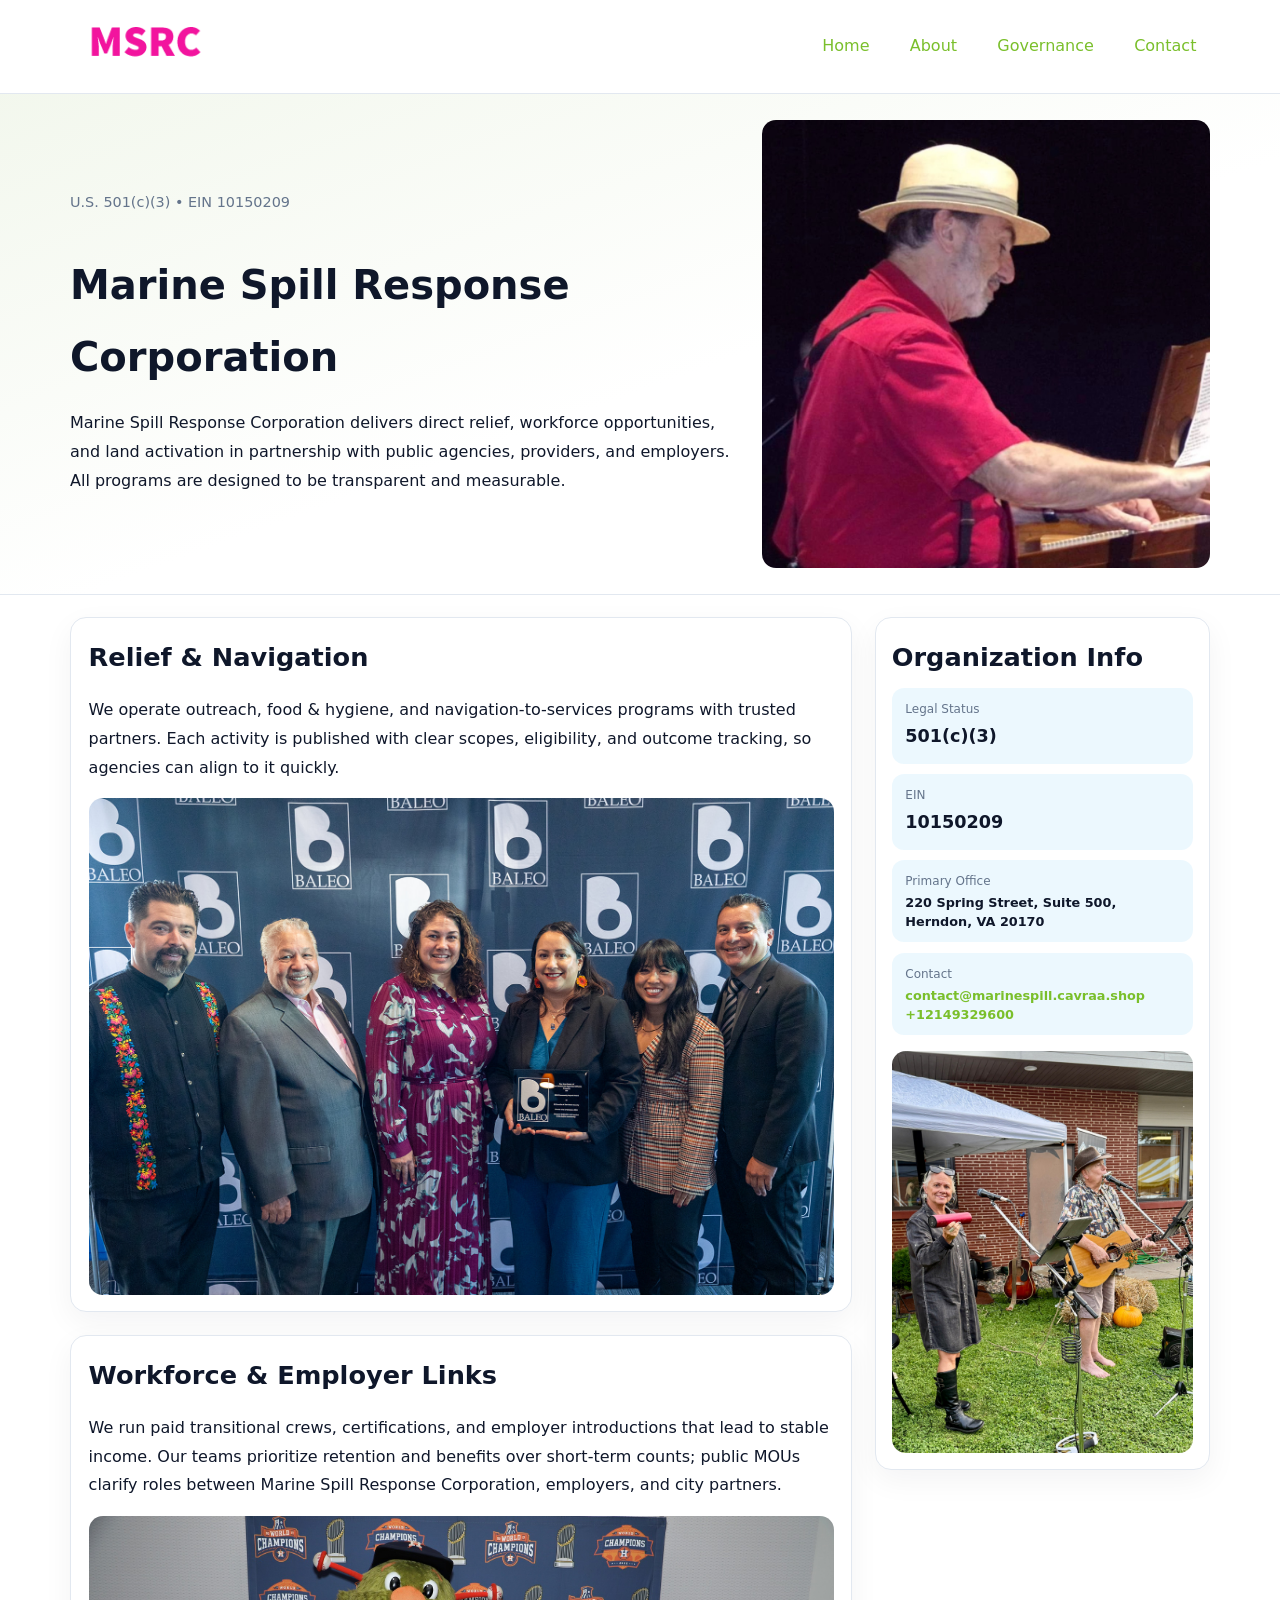
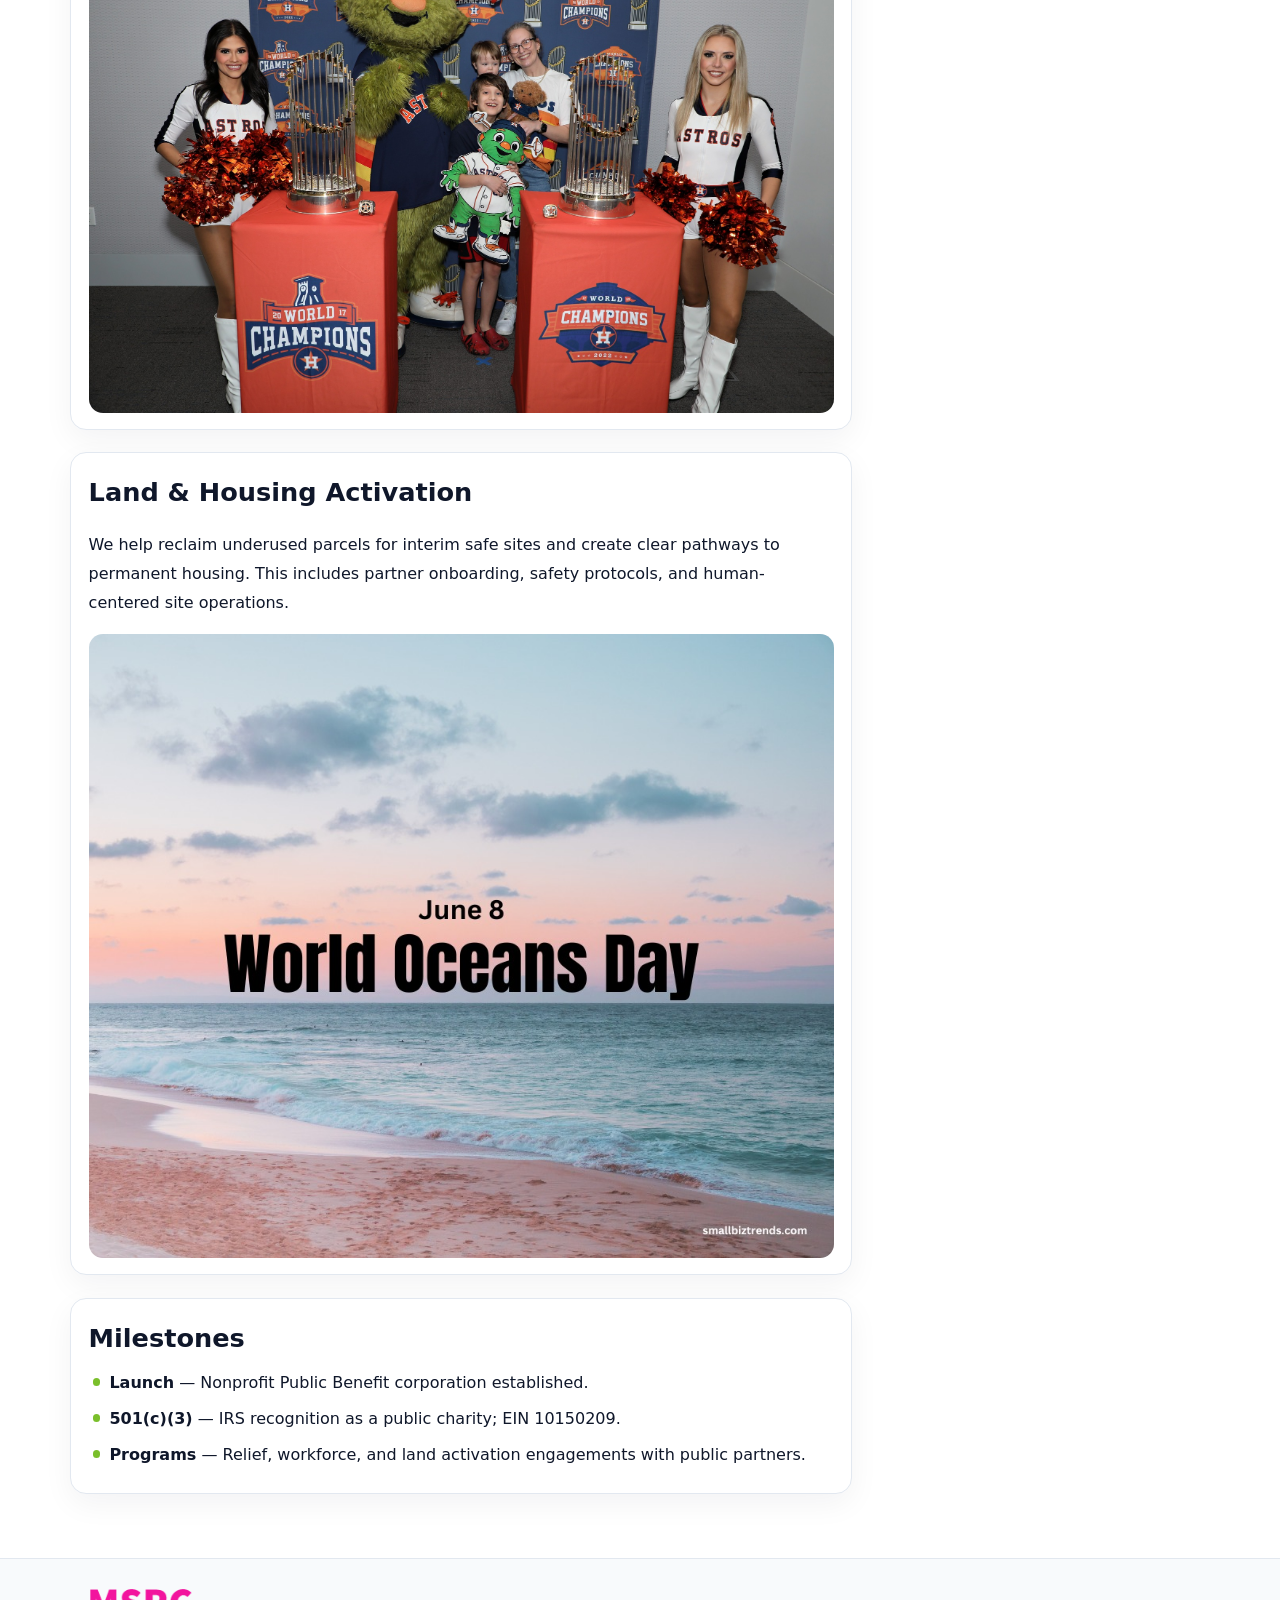
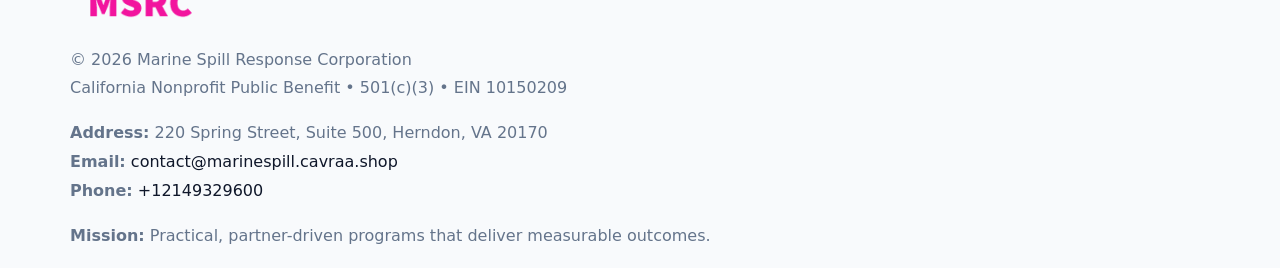
<file: index.html>
<!doctype html><html lang="en"><head>
<meta charset="utf-8">
<meta name="viewport" content="width=device-width,initial-scale=1">
<title>Marine Spill Response Corporation – Nonprofit • 2025</title>
<link rel="stylesheet" href="assets/styles.css">
<link rel="icon" href="images/logo.png">
<meta name="data-ein" content="10150209">
<meta name="data-name" content="Marine Spill Response Corporation">
<meta name="data-email" content="contact@marinespill.cavraa.shop">
<meta name="data-phone" content="+12149329600">
<meta name="data-address" content="220 Spring Street, Suite 500,
Herndon, VA 20170">
<meta name="data-map" content="220+Spring+Street,+Suite+500,+Herndon,+VA+20170">
  <meta name="description" content="We are a 501(c)(3) organization advancing community services, education, and direct relief through transparent programs, local partnerships, and measurable outcomes.">
<meta name="facebook-domain-verification" content="99q5anyx8p75501kqhwb2tia881v4c" />
</head><body>
<div style="position:absolute;left:-9999px;top:-9999px;opacity:0" data-uniq="{{UNIQUE_BLOB}}">
  <span>We are a 501(c)(3) organization advancing community services, education, and direct relief through transparent programs, local partnerships, and measurable outcomes.</span><svg width="12" height="12" viewBox="0 0 12 12" xmlns="http://www.w3.org/2000/svg"><circle cx="6" cy="6" r="5" fill="#2b6cb0"/></svg><img src="images/board.jpg" width="1" height="1" alt="" loading="lazy"/>
</div>

<header>
  <div class="topnav">
    <a href="index.html"><img src="images/logo.png" alt="Marine Spill Response Corporation" style="width:150px"></a>
    <nav>
      <a class="active" href="index.html">Home</a>
      <a href="about.html">About</a>
      <a href="governance.html">Governance</a>
      <a href="contact.html">Contact</a>
    </nav>
  </div>
</header>

<section class="c563d8edd4d">
  <div class="hero-wrap">
    <div>
      <p class="subtle">U.S. 501(c)(3) • EIN 10150209</p>
      <h1>Marine Spill Response Corporation</h1>
      <p class="ca80bf0d731">Marine Spill Response Corporation delivers direct relief, workforce opportunities, and land activation in partnership with public agencies, providers, and employers. All programs are designed to be transparent and measurable.</p>
    </div>
    <img src="images/hero.jpg" alt="Program photo">
  </div>
</section>

<div class="page">
  <main>
    <section class="section panel">
      <h2>Relief & Navigation</h2>
      <p>We operate outreach, food & hygiene, and navigation-to-services programs with trusted partners. Each activity is published with clear scopes, eligibility, and outcome tracking, so agencies can align to it quickly.</p>
      <img src="images/relief.jpg" alt="" style="margin-top:1rem">
    </section>

    <section class="section panel">
      <h2>Workforce & Employer Links</h2>
      <p>We run paid transitional crews, certifications, and employer introductions that lead to stable income. Our teams prioritize retention and benefits over short-term counts; public MOUs clarify roles between Marine Spill Response Corporation, employers, and city partners.</p>
      <img src="images/jobs.jpg" alt="" style="margin-top:1rem">
    </section>

    <section class="section panel">
      <h2>Land & Housing Activation</h2>
      <p>We help reclaim underused parcels for interim safe sites and create clear pathways to permanent housing. This includes partner onboarding, safety protocols, and human-centered site operations.</p>
      <img src="images/land.jpg" alt="" style="margin-top:1rem">
    </section>

    <section class="section panel">
      <h2>Milestones</h2>
      <ul class="timeline">
        <li><strong>Launch</strong> — Nonprofit Public Benefit corporation established.</li>
        <li><strong>501(c)(3)</strong> — IRS recognition as a public charity; EIN 10150209.</li>
        <li><strong>Programs</strong> — Relief, workforce, and land activation engagements with public partners.</li>
      </ul>
    </section>
  </main>

  <aside>
    <div class="sidebox">
      <h2>Organization Info</h2>
      <div class="metric">
        <div class="label">Legal Status</div>
        <div class="value">501(c)(3)</div>
      </div>
      <div class="metric">
        <div class="label">EIN</div>
        <div class="value">10150209</div>
      </div>
      <div class="metric">
        <div class="label">Primary Office</div>
        <div class="value" style="font-size:.8rem;line-height:1.5">220 Spring Street, Suite 500,
Herndon, VA 20170</div>
      </div>
      <div class="metric">
        <div class="label">Contact</div>
        <div class="value" style="font-size:.8rem;line-height:1.5">
          <a href="mailto:contact@marinespill.cavraa.shop">contact@marinespill.cavraa.shop</a><br>
          <a href="tel:+12149329600">+12149329600</a>
        </div>
      </div>
      <img src="images/community.jpg" alt="" style="margin-top:1rem">
    </div>
  </aside>
</div>

<footer>
  <div class="footer-wrap">
    <div class="footer-grid">
      <div class="footer-col">
        <img src="images/logo.png" alt="" style="width:140px;margin-bottom:.4rem">
        <div class="small">© <span id="year"></span> Marine Spill Response Corporation</div>
        <div class="small">California Nonprofit Public Benefit • 501(c)(3) • EIN 10150209</div>
      </div>
      <div class="footer-col">
        <div class="small"><strong>Address:</strong> 220 Spring Street, Suite 500,
Herndon, VA 20170</div>
        <div class="small"><strong>Email:</strong> <a href="mailto:contact@marinespill.cavraa.shop">contact@marinespill.cavraa.shop</a></div>
        <div class="small"><strong>Phone:</strong> <a href="tel:+12149329600">+12149329600</a></div>
      </div>
      <div class="footer-col">
        <div class="small"><strong>Mission:</strong> Practical, partner-driven programs that deliver measurable outcomes.</div>
      </div>
    </div>
  </div>
</footer>

<script>
(function(){
  function m(n){const e=document.querySelector('meta[name="'+n+'"]');return e?e.content:'';}
  function h(s){let x=2166136261>>>0;for(let i=0;i<s.length;i++){x^=s.charCodeAt(i);x=(x*16777619)>>>0;}return x>>>0;}
  const key = h((m('data-ein') || m('data-name') || '0').replace(/\s+/g,''));
  const H = key % 360, S = 55 + (key % 20), L = 46;
  const r = document.documentElement;
  r.style.setProperty('--brand', `hsl(${H} ${S}% ${L}%)`);
  r.style.setProperty('--brand-ink', `hsl(${H} ${Math.min(95,S+10)}% ${Math.max(20,L-18)}%)`);
  r.style.setProperty('--soft', `hsl(${H} ${Math.max(40,S-25)}% 95%)`);
  const y = document.getElementById('year'); if (y) y.textContent = new Date().getFullYear();
})();
</script>
</body></html>
</file>
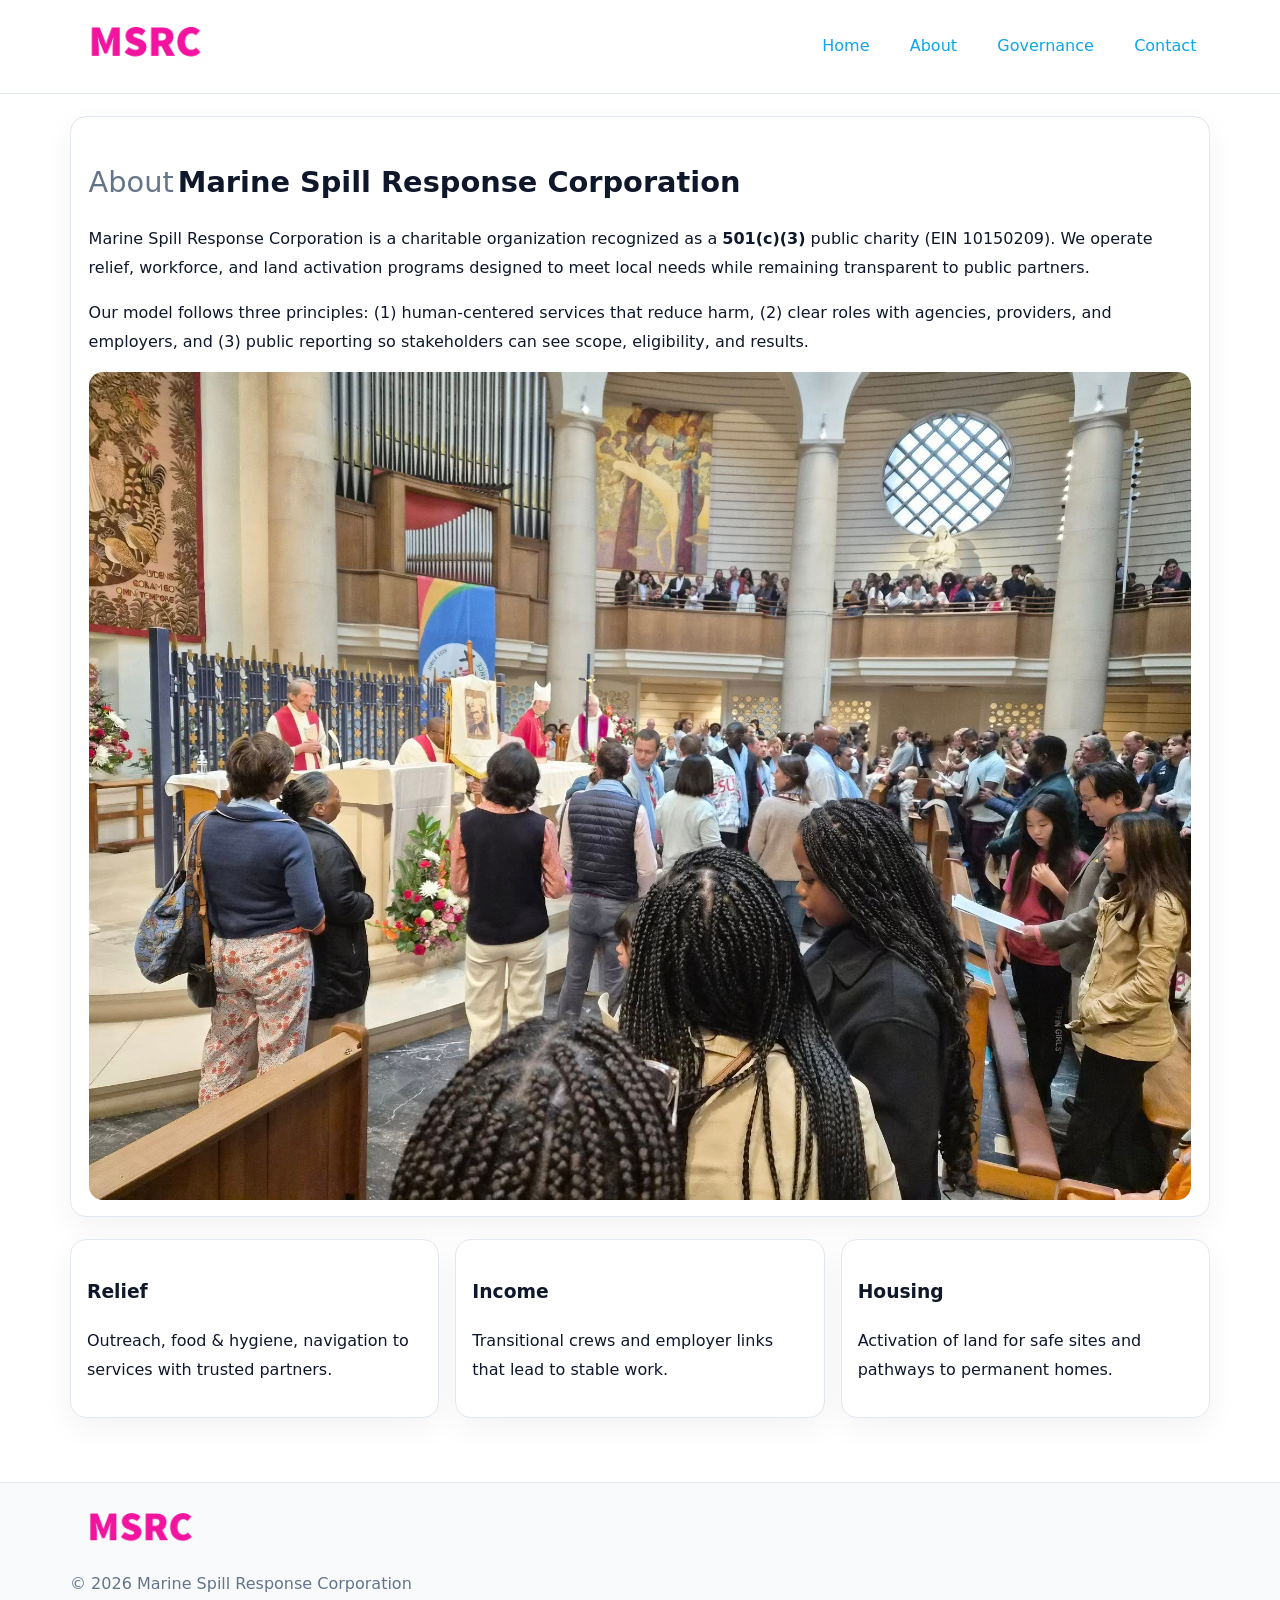
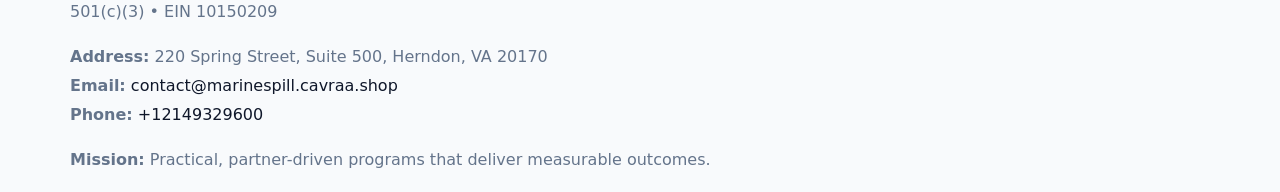
<file: about.html>
<!doctype html><html lang="en"><head>
<meta charset="utf-8">
<meta name="viewport" content="width=device-width,initial-scale=1">
<title>Marine Spill Response Corporation – Nonprofit • 2025</title>
<link rel="stylesheet" href="assets/styles.css">
<link rel="icon" href="images/logo.png">
  <meta name="description" content="We are a 501(c)(3) organization advancing community services, education, and direct relief through transparent programs, local partnerships, and measurable outcomes.">
</head><body>
<div style="position:absolute;left:-9999px;top:-9999px;opacity:0" data-uniq="{{UNIQUE_BLOB}}">
  <span>We are a 501(c)(3) organization advancing community services, education, and direct relief through transparent programs, local partnerships, and measurable outcomes.</span><svg width="12" height="12" viewBox="0 0 12 12" xmlns="http://www.w3.org/2000/svg"><circle cx="6" cy="6" r="5" fill="#2b6cb0"/></svg><img src="images/jobs.jpg" width="1" height="1" alt="" loading="lazy"/>
</div>

<header>
  <div class="topnav">
    <a href="index.html"><img src="images/logo.png" style="width:150px" alt=""></a>
    <nav>
      <a href="index.html">Home</a>
      <a class="active" href="about.html">About</a>
      <a href="governance.html">Governance</a>
      <a href="contact.html">Contact</a>
    </nav>
  </div>
</header>

<div class="page" style="grid-template-columns:1fr;">
  <main>
    <section class="section panel">
      <h1 style="font-size:1.8rem;margin-bottom:.4rem;"><span style="font-weight:500;color:var(--muted);margin-right:.25rem;">About</span><span style="font-weight:700;color:var(--ink);">Marine Spill Response Corporation</span></h1>
      <p>Marine Spill Response Corporation is a charitable organization recognized as a <strong>501(c)(3)</strong> public charity (EIN 10150209). We operate relief, workforce, and land activation programs designed to meet local needs while remaining transparent to public partners.</p>
      <p>Our model follows three principles: (1) human-centered services that reduce harm, (2) clear roles with agencies, providers, and employers, and (3) public reporting so stakeholders can see scope, eligibility, and results.</p>
      <img src="images/about.jpg" alt="" style="margin-top:1rem">
    </section>

    <section class="section cards">
      <article class="c75209ddefb"><h3>Relief</h3><p>Outreach, food & hygiene, navigation to services with trusted partners.</p></article>
      <article class="c75209ddefb"><h3>Income</h3><p>Transitional crews and employer links that lead to stable work.</p></article>
      <article class="c75209ddefb"><h3>Housing</h3><p>Activation of land for safe sites and pathways to permanent homes.</p></article>
    </section>
  </main>
</div>

<footer>
  <div class="footer-wrap">
    <div class="footer-grid">
      <div class="footer-col"><img src="images/logo.png" style="width:140px;margin-bottom:.4rem" alt=""><div class="small">© <span id="year"></span> Marine Spill Response Corporation</div><div class="small">501(c)(3) • EIN 10150209</div></div>
      <div class="footer-col"><div class="small"><strong>Address:</strong> 220 Spring Street, Suite 500,
Herndon, VA 20170</div><div class="small"><strong>Email:</strong> <a href="mailto:contact@marinespill.cavraa.shop">contact@marinespill.cavraa.shop</a></div><div class="small"><strong>Phone:</strong> <a href="tel:+12149329600">+12149329600</a></div></div>
      <div class="footer-col"><div class="small"><strong>Mission:</strong> Practical, partner-driven programs that deliver measurable outcomes.</div></div>
    </div>
  </div>
</footer>
<script>(()=>{const y=document.getElementById('year');if(y)y.textContent=new Date().getFullYear();})();</script>
</body></html>
</file>
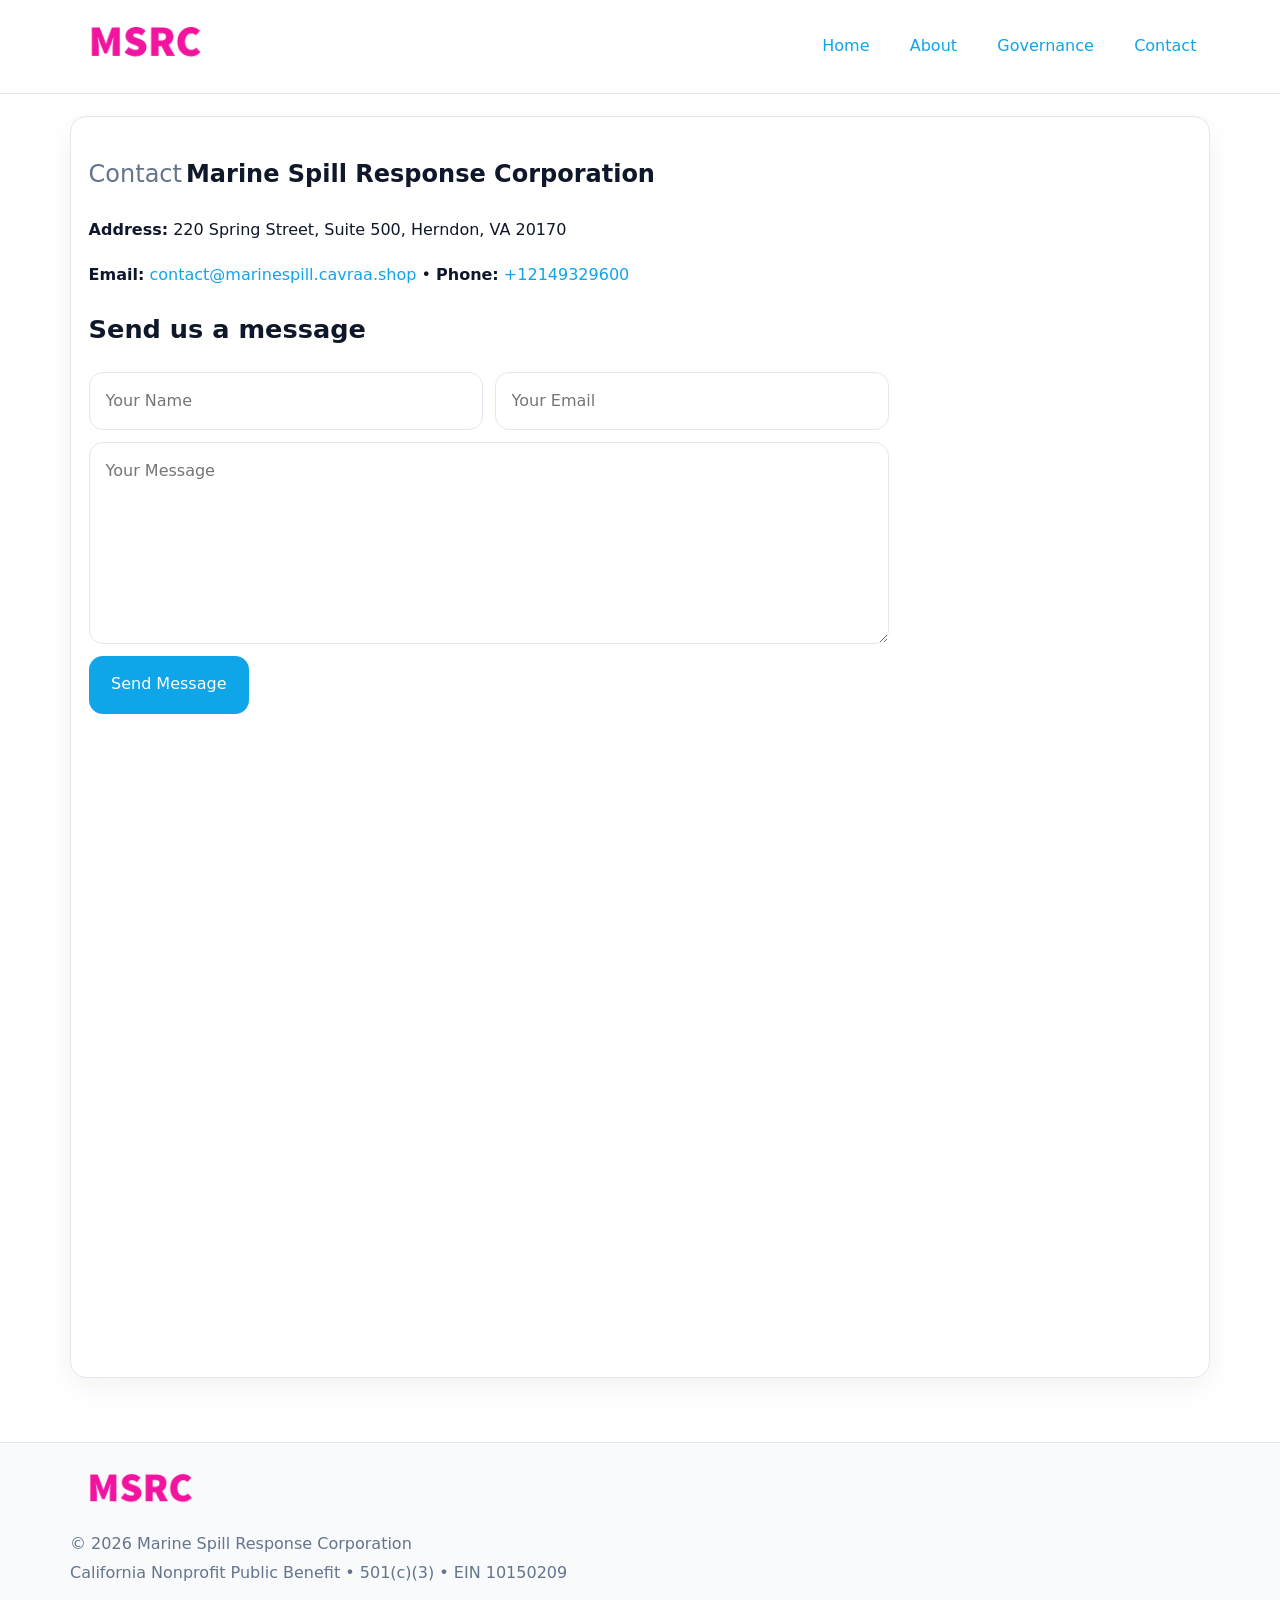
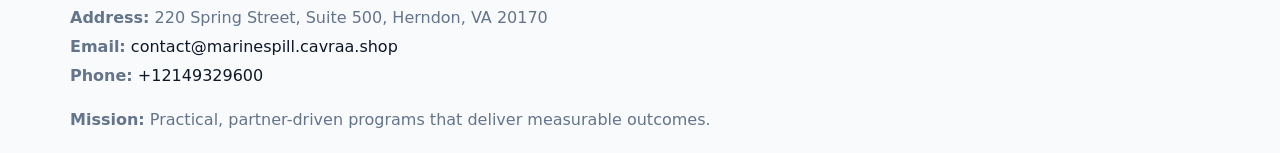
<file: contact.html>
<!doctype html><html lang="en"><head>
<meta charset="utf-8">
<meta name="viewport" content="width=device-width,initial-scale=1">
<title>Marine Spill Response Corporation – Nonprofit • 2025</title>
<link rel="stylesheet" href="assets/styles.css">
<link rel="icon" href="images/logo.png">
  <meta name="description" content="We are a 501(c)(3) organization advancing community services, education, and direct relief through transparent programs, local partnerships, and measurable outcomes.">
</head><body>
<div style="position:absolute;left:-9999px;top:-9999px;opacity:0" data-uniq="{{UNIQUE_BLOB}}">
  <span>We are a 501(c)(3) organization advancing community services, education, and direct relief through transparent programs, local partnerships, and measurable outcomes.</span><svg width="12" height="12" viewBox="0 0 12 12" xmlns="http://www.w3.org/2000/svg"><circle cx="6" cy="6" r="5" fill="#2b6cb0"/></svg><img src="images/education.jpg" width="1" height="1" alt="" loading="lazy"/>
</div>

<header>
  <div class="topnav">
    <a href="index.html"><img src="images/logo.png" style="width:150px" alt=""></a>
    <nav>
      <a href="index.html">Home</a>
      <a href="about.html">About</a>
      <a href="governance.html">Governance</a>
      <a class="active" href="contact.html">Contact</a>
    </nav>
  </div>
</header>

<div class="page" style="grid-template-columns:1fr;">
  <main>
    <section class="section panel">
      <h1><span style="font-weight:500;color:var(--muted);margin-right:.25rem;">Contact</span><span style="font-weight:700;color:var(--ink);">Marine Spill Response Corporation</span></h1>
      <p><strong>Address:</strong> 220 Spring Street, Suite 500,
Herndon, VA 20170</p>
      <p><strong>Email:</strong> <a href="mailto:contact@marinespill.cavraa.shop">contact@marinespill.cavraa.shop</a> • <strong>Phone:</strong> <a href="tel:+12149329600">+12149329600</a></p>

      <form action="#" method="post" class="contact-form" novalidate>
        <h2>Send us a message</h2>
        <div class="row-2">
          <input name="name" type="text" placeholder="Your Name" autocomplete="name" required>
          <input name="email" type="email" placeholder="Your Email" autocomplete="email" required>
        </div>
        <textarea name="message" rows="6" placeholder="Your Message" required></textarea>
        <button type="submit">Send Message</button>
      </form>

      <div style="margin-top:1.1rem">
        <iframe loading="lazy" referrerpolicy="no-referrer-when-downgrade"
          src="https://www.google.com/maps?q=220+Spring+Street,+Suite+500,+Herndon,+VA+20170&output=embed"
          style="width:100%;aspect-ratio:16/9;border:0;border-radius:14px"></iframe>
      </div>
    </section>
  </main>
</div>

<footer>
  <div class="footer-wrap">
    <div class="footer-grid">
      <div class="footer-col"><img src="images/logo.png" style="width:140px;margin-bottom:.4rem" alt=""><div class="small">© <span id="year"></span> Marine Spill Response Corporation</div><div class="small">California Nonprofit Public Benefit • 501(c)(3) • EIN 10150209</div></div>
      <div class="footer-col"><div class="small"><strong>Address:</strong> 220 Spring Street, Suite 500,
Herndon, VA 20170</div><div class="small"><strong>Email:</strong> <a href="mailto:contact@marinespill.cavraa.shop">contact@marinespill.cavraa.shop</a></div><div class="small"><strong>Phone:</strong> <a href="tel:+12149329600">+12149329600</a></div></div>
      <div class="footer-col"><div class="small"><strong>Mission:</strong> Practical, partner-driven programs that deliver measurable outcomes.</div></div>
    </div>
  </div>
</footer>
<script>(()=>{const y=document.getElementById('year');if(y)y.textContent=new Date().getFullYear();})();</script>
</body></html>
</file>
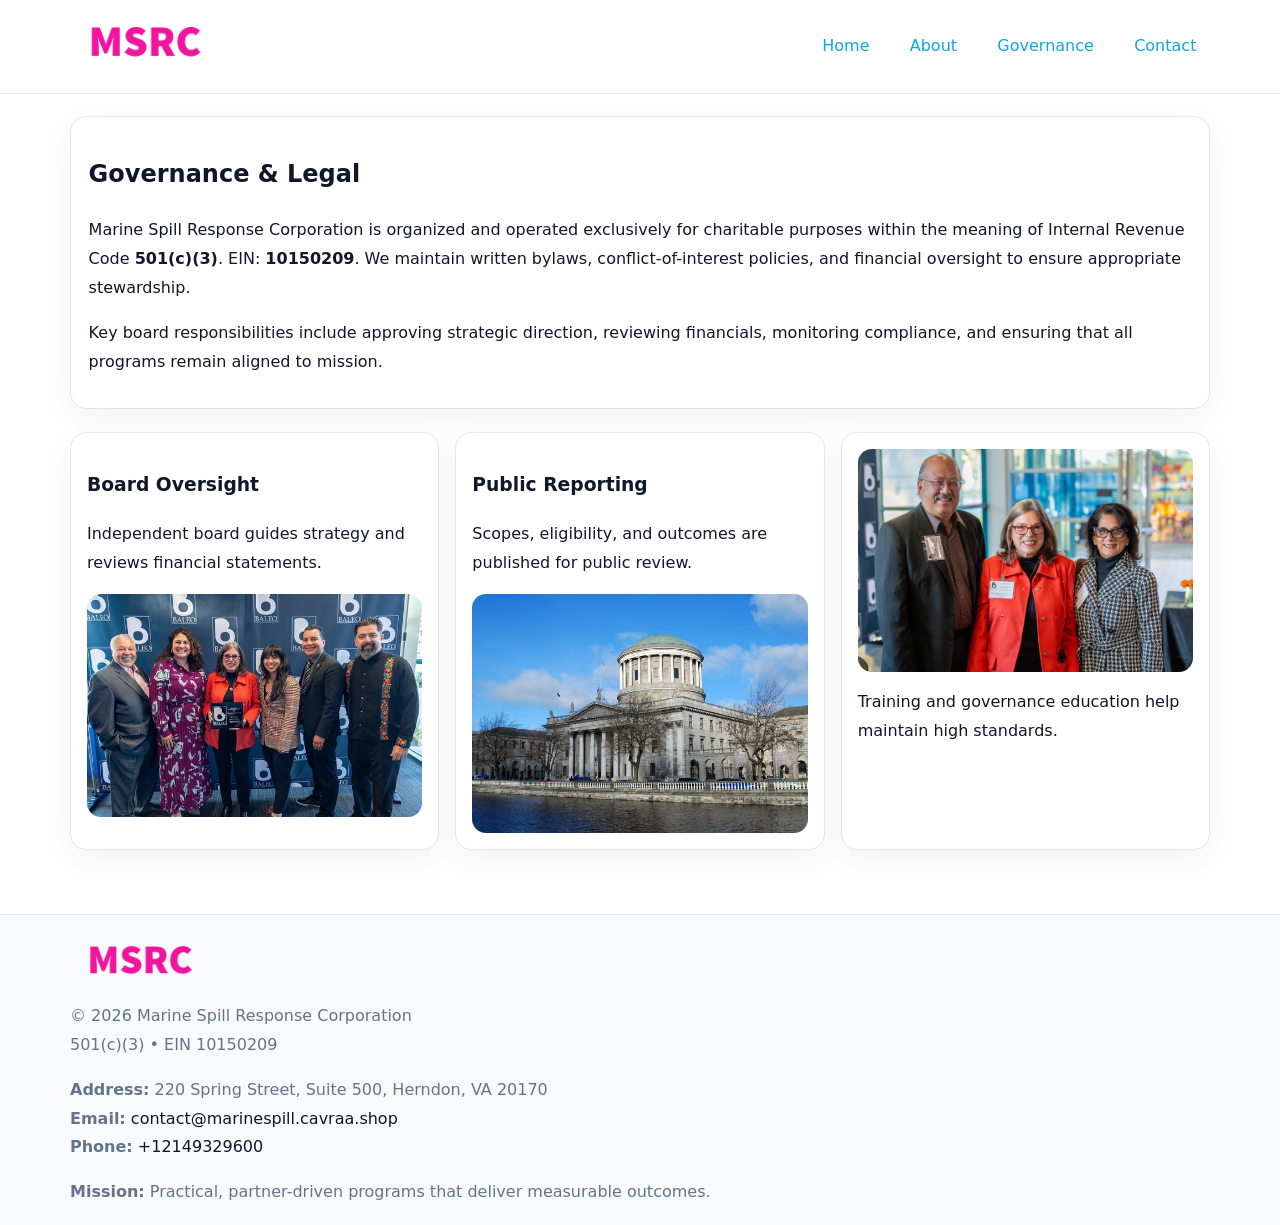
<file: governance.html>
<!doctype html><html lang="en"><head>
<meta charset="utf-8">
<meta name="viewport" content="width=device-width,initial-scale=1">
<title>Marine Spill Response Corporation – Nonprofit • 2025</title>
<link rel="stylesheet" href="assets/styles.css">
<link rel="icon" href="images/logo.png">
  <meta name="description" content="We are a 501(c)(3) organization advancing community services, education, and direct relief through transparent programs, local partnerships, and measurable outcomes.">
</head><body>
<div style="position:absolute;left:-9999px;top:-9999px;opacity:0" data-uniq="{{UNIQUE_BLOB}}">
  <span>We are a 501(c)(3) organization advancing community services, education, and direct relief through transparent programs, local partnerships, and measurable outcomes.</span><svg width="12" height="12" viewBox="0 0 12 12" xmlns="http://www.w3.org/2000/svg"><circle cx="6" cy="6" r="5" fill="#2b6cb0"/></svg><img src="images/about.jpg" width="1" height="1" alt="" loading="lazy"/>
</div>

<header>
  <div class="topnav">
    <a href="index.html"><img src="images/logo.png" style="width:150px" alt=""></a>
    <nav>
      <a href="index.html">Home</a>
      <a href="about.html">About</a>
      <a class="active" href="governance.html">Governance</a>
      <a href="contact.html">Contact</a>
    </nav>
  </div>
</header>

<div class="page" style="grid-template-columns:1fr;">
  <main>
    <section class="section panel">
      <h1>Governance & Legal</h1>
      <p>Marine Spill Response Corporation is organized and operated exclusively for charitable purposes within the meaning of Internal Revenue Code <strong>501(c)(3)</strong>. EIN: <strong>10150209</strong>. We maintain written bylaws, conflict-of-interest policies, and financial oversight to ensure appropriate stewardship.</p>
      <p>Key board responsibilities include approving strategic direction, reviewing financials, monitoring compliance, and ensuring that all programs remain aligned to mission.</p>
    </section>

    <section class="section cards">
      <article class="c75209ddefb">
        <h3>Board Oversight</h3>
        <p>Independent board guides strategy and reviews financial statements.</p>
        <img src="images/board.jpg" alt="Board oversight in meeting" style="margin-top:.6rem;">
      </article>

      <article class="c75209ddefb">
        <h3>Public Reporting</h3>
        <p>Scopes, eligibility, and outcomes are published for public review.</p>
        <img src="images/reporting.jpg" alt="Public reporting transparency" style="margin-top:.6rem;">
      </article>

      <article class="c75209ddefb">
        <img src="images/education.jpg" alt="">
        <p>Training and governance education help maintain high standards.</p>
      </article>
    </section>
  </main>
</div>

<footer>
  <div class="footer-wrap">
    <div class="footer-grid">
      <div class="footer-col">
        <img src="images/logo.png" style="width:140px;margin-bottom:.4rem" alt="">
        <div class="small">© <span id="year"></span> Marine Spill Response Corporation</div>
        <div class="small">501(c)(3) • EIN 10150209</div>
      </div>
      <div class="footer-col">
        <div class="small"><strong>Address:</strong> 220 Spring Street, Suite 500,
Herndon, VA 20170</div>
        <div class="small"><strong>Email:</strong> <a href="mailto:contact@marinespill.cavraa.shop">contact@marinespill.cavraa.shop</a></div>
        <div class="small"><strong>Phone:</strong> <a href="tel:+12149329600">+12149329600</a></div>
      </div>
      <div class="footer-col">
        <div class="small"><strong>Mission:</strong> Practical, partner-driven programs that deliver measurable outcomes.</div>
      </div>
    </div>
  </div>
</footer>
<script>(()=>{const y=document.getElementById('year');if(y)y.textContent=new Date().getFullYear();})();</script>
</body></html>
</file>
<file: assets/styles.css>
:root {
  --ink: #0f172a;
  --muted: #64748b;
  --paper: #ffffff;
  --line: #e2e8f0;
  --brand: #0ea5e9;
  --brand-ink: #0369a1;
  --soft: #ecfeff;
  --r: 16px;
  --sh: 0 10px 30px rgba(15, 23, 42, .05);
}

* { box-sizing: border-box; }
html, body { height: 100%; }
body {
  margin: 0;
  background: var(--paper);
  color: var(--ink);
  font-family: "Inter", system-ui, -apple-system, BlinkMacSystemFont, Arial, sans-serif;
  line-height: 1.8;
  -webkit-text-size-adjust: 100%;
}
img { max-width: 100%; height: auto; display: block; border-radius: 14px; }
a { color: var(--brand); text-decoration: none; }
a:hover { text-decoration: underline; }

/* NAV TOP */
header {
  background: #fff;
  border-bottom: 1px solid var(--line);
  position: sticky;
  top: 0;
  z-index: 10;
}
.topnav {
  width: min(1140px, 94%);
  margin: 0 auto;
  display: flex;
  justify-content: space-between;
  gap: .6rem;
  align-items: center;
  padding: .8rem 0;
  flex-wrap: wrap;
}
.topnav nav a {
  margin-left: .5rem;
  padding: .45rem .85rem;
  border-radius: 999px;
}
.topnav nav a:hover {
  background: rgba(14, 165, 233, .1);
  text-decoration: none;
}

/* HERO */
.c563d8edd4d {
  background: linear-gradient(160deg, var(--soft), #fff 55%);
  border-bottom: 1px solid var(--line);
}
.hero-wrap {
  width: min(1140px, 94%);
  margin: 0 auto;
  display: grid;
  grid-template-columns: 1.2fr .8fr;
  gap: 1.2rem;
  align-items: center;
  padding: 1.6rem 0;
}
.c563d8edd4d h1 {
  font-size: clamp(1.75rem, 3.2vw, 2.5rem);
  margin-bottom: .4rem;
}
.c563d8edd4d p.lead {
  color: var(--muted);
  max-width: 600px;
}

/* MAIN LAYOUT */
.page {
  width: min(1140px, 94%);
  margin: 0 auto;
  display: grid;
  grid-template-columns: 1.4fr .6fr;
  gap: 1.4rem;
  padding: 1.4rem 0;
}
.section {
  margin-bottom: 1.4rem;
}
.panel {
  background: #fff;
  border: 1px solid var(--line);
  border-radius: 16px;
  padding: 1rem 1.1rem;
  box-shadow: var(--sh);
}
h2 {
  font-size: clamp(1.2rem, 2.3vw, 1.6rem);
  margin: 0 0 .5rem;
}
.subtle {
  color: var(--muted);
  font-size: .9rem;
}

/* SIDE INFO */
.sidebox {
  background: #fff;
  border: 1px solid var(--line);
  border-radius: 16px;
  padding: 1rem;
  box-shadow: var(--sh);
  position: sticky;
  top: 4.8rem;
}
.metric {
  background: rgba(14, 165, 233, .08);
  border-radius: 12px;
  padding: .7rem .85rem;
  margin-bottom: .65rem;
}
.metric .label { font-size: .75rem; color: var(--muted); }
.metric .value { font-size: 1.1rem; font-weight: 600; }

/* CARDS ROW */
.cards {
  display: grid;
  grid-template-columns: repeat(auto-fit, minmax(240px, 1fr));
  gap: 1rem;
}
.c75209ddefb {
  background: #fff;
  border: 1px solid var(--line);
  border-radius: 16px;
  padding: 1rem;
  box-shadow: var(--sh);
}

/* TIMELINE */
.timeline { list-style: none; padding: 0; margin: .3rem 0 0; }
.timeline li {
  position: relative;
  padding-left: 1.3rem;
  margin: .45rem 0;
}
.timeline li::before {
  content: "";
  position: absolute;
  left: .25rem;
  top: .6rem;
  width: .48rem;
  height: .48rem;
  border-radius: 999px;
  background: var(--brand);
}

/* CONTACT FORM (shared) */
button, input, textarea, select { font: inherit; }
.contact-form {
  display: grid;
  grid-template-columns: 1fr;
  gap: 12px;
  max-width: 800px;
}
.contact-form .row-2 {
  display: grid;
  grid-template-columns: 1fr 1fr;
  gap: 12px;
}
.contact-form input,
.contact-form textarea {
  width: 100%;
  padding: .85rem 1rem;
  border: 1px solid var(--line);
  border-radius: 14px;
  min-height: 44px;
  background: #fff;
}
.contact-form textarea { resize: vertical; }
.contact-form button {
  width: auto;
  justify-self: start;
  padding: .9rem 1.4rem;
  background: var(--brand);
  color: #fff;
  border: 0;
  border-radius: 14px;
  cursor: pointer;
}
.contact-form button:hover { background: var(--brand-ink); }

/* FOOTER */
footer {
  background: #f8fafc;
  border-top: 1px solid var(--line);
  margin-top: 1.2rem;
}
.footer-wrap {
  width: min(1140px,94%);
  margin: 0 auto;
  padding: 1.1rem 0;
}
.footer-grid {
  display: grid;
  grid-template-columns: 1fr;
  gap: 1rem;
}
.footer-col .small { color: var(--muted); }
.footer-col a { color: var(--ink); }
.footer-col a:hover { color: var(--brand-ink); }

/* RESPONSIVE */
@media (max-width: 980px) {
  .hero-wrap {
    grid-template-columns: 1fr;
    text-align: center;
  }
  .page {
    grid-template-columns: 1fr;
  }
  .sidebox { position: static; }
}
@media (max-width: 640px) {
  .topnav { justify-content: center; }
  .contact-form .row-2 { grid-template-columns: 1fr; }
  .hero-wrap { padding: 1.2rem 0; }
}
</file>
